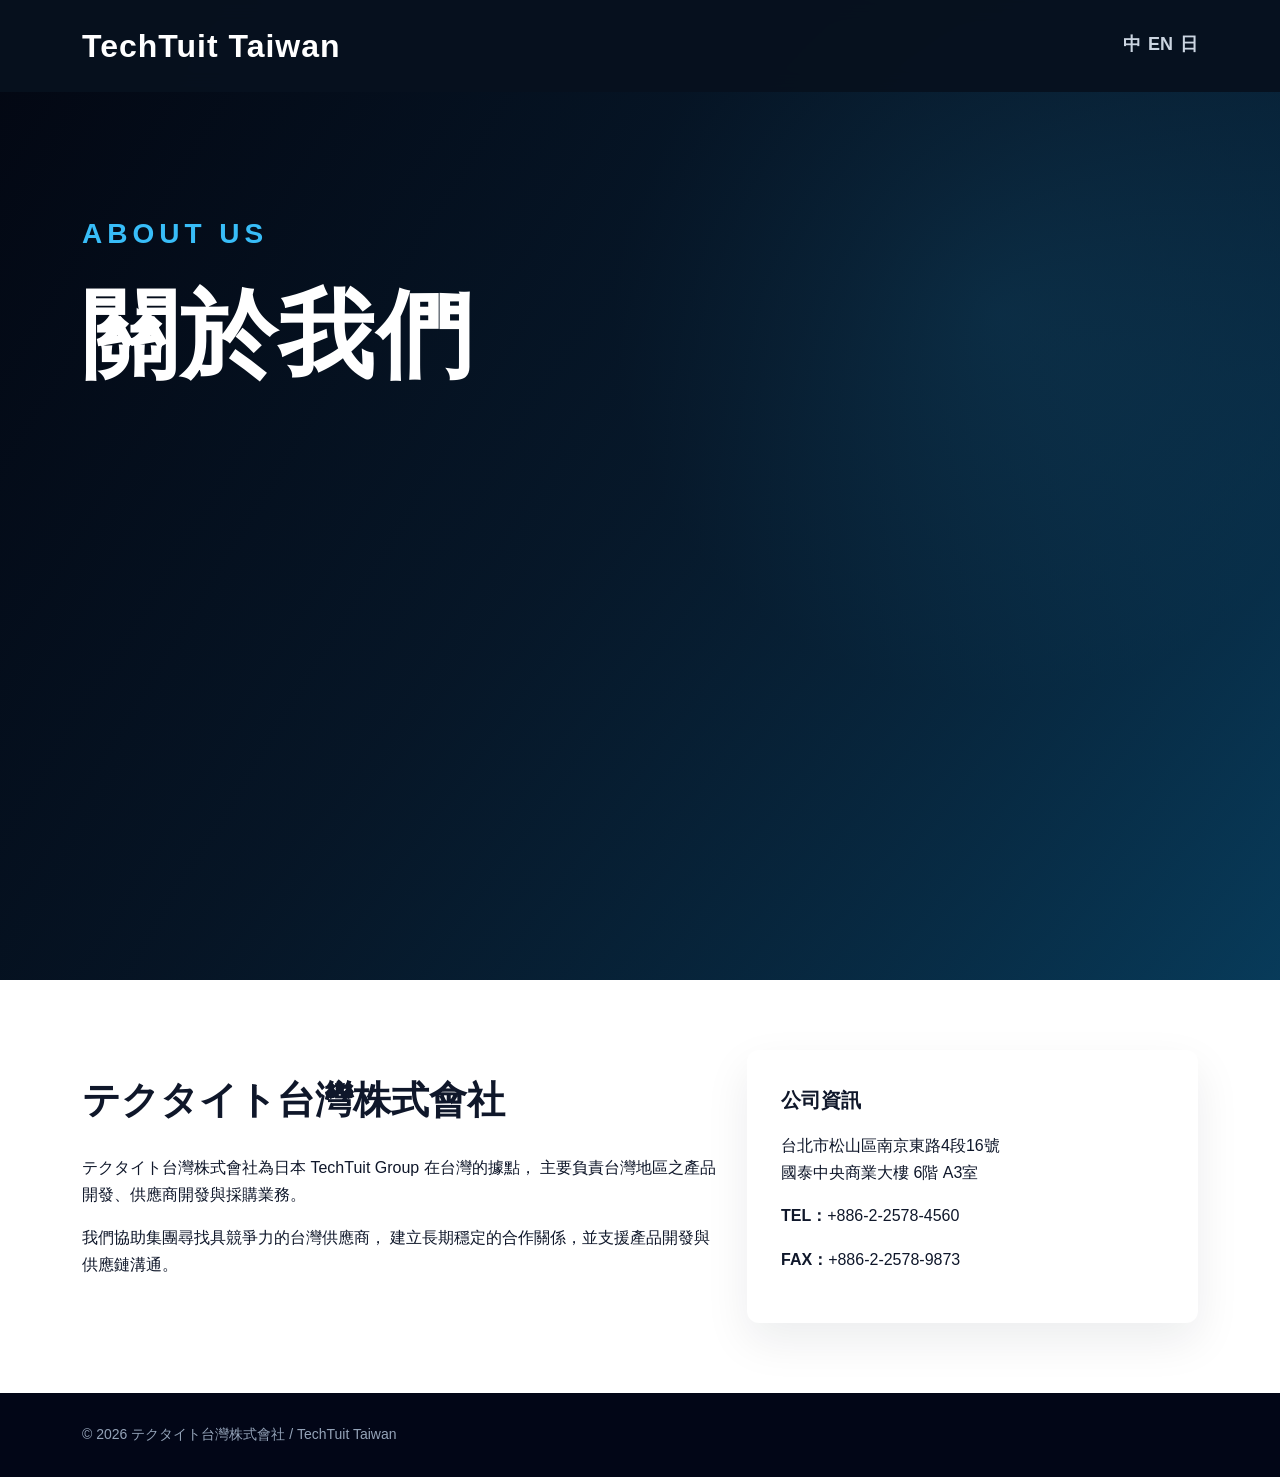
<file: zh/about.html>
<!doctype html>
<html lang="zh-Hant">
<head>
  <meta charset="utf-8">
  <meta name="viewport" content="width=device-width, initial-scale=1">
  <title>關於我們｜TechTuit Taiwan</title>

  <link href="https://cdn.jsdelivr.net/npm/bootstrap@5.3.3/dist/css/bootstrap.min.css" rel="stylesheet">
  <link href="../style.css" rel="stylesheet">
</head>

<body>

<nav class="navbar navbar-expand-lg navbar-dark fixed-top">
  <div class="container">
    <a class="navbar-brand fw-bold" href="../index.html">TechTuit Taiwan</a>

    <div class="ms-auto lang-switch">
      <a href="../index.html">中</a>
      <a href="../en/about.html">EN</a>
      <a href="../jp/about.html">日</a>
    </div>
  </div>
</nav>

<section class="hero inner-hero">
  <div class="container">
    <p class="eyebrow">About Us</p>
    <h1>關於我們</h1>
  </div>
</section>

<section class="section">
  <div class="container">
    <div class="row align-items-center g-4">
      <div class="col-lg-7">
        <h2>テクタイト台灣株式會社</h2>
        <p>
          テクタイト台灣株式會社為日本 TechTuit Group 在台灣的據點，
          主要負責台灣地區之產品開發、供應商開發與採購業務。
        </p>
        <p>
          我們協助集團尋找具競爭力的台灣供應商，
          建立長期穩定的合作關係，並支援產品開發與供應鏈溝通。
        </p>
      </div>

      <div class="col-lg-5">
        <div class="info-card">
          <h5>公司資訊</h5>
          <p>台北市松山區南京東路4段16號<br>國泰中央商業大樓 6階 A3室</p>
          <p><strong>TEL：</strong>+886-2-2578-4560</p>
          <p><strong>FAX：</strong>+886-2-2578-9873</p>
        </div>
      </div>
    </div>
  </div>
</section>

<footer>
  <div class="container">© 2026 テクタイト台灣株式會社 / TechTuit Taiwan</div>
</footer>

</body>
</html>
</file>
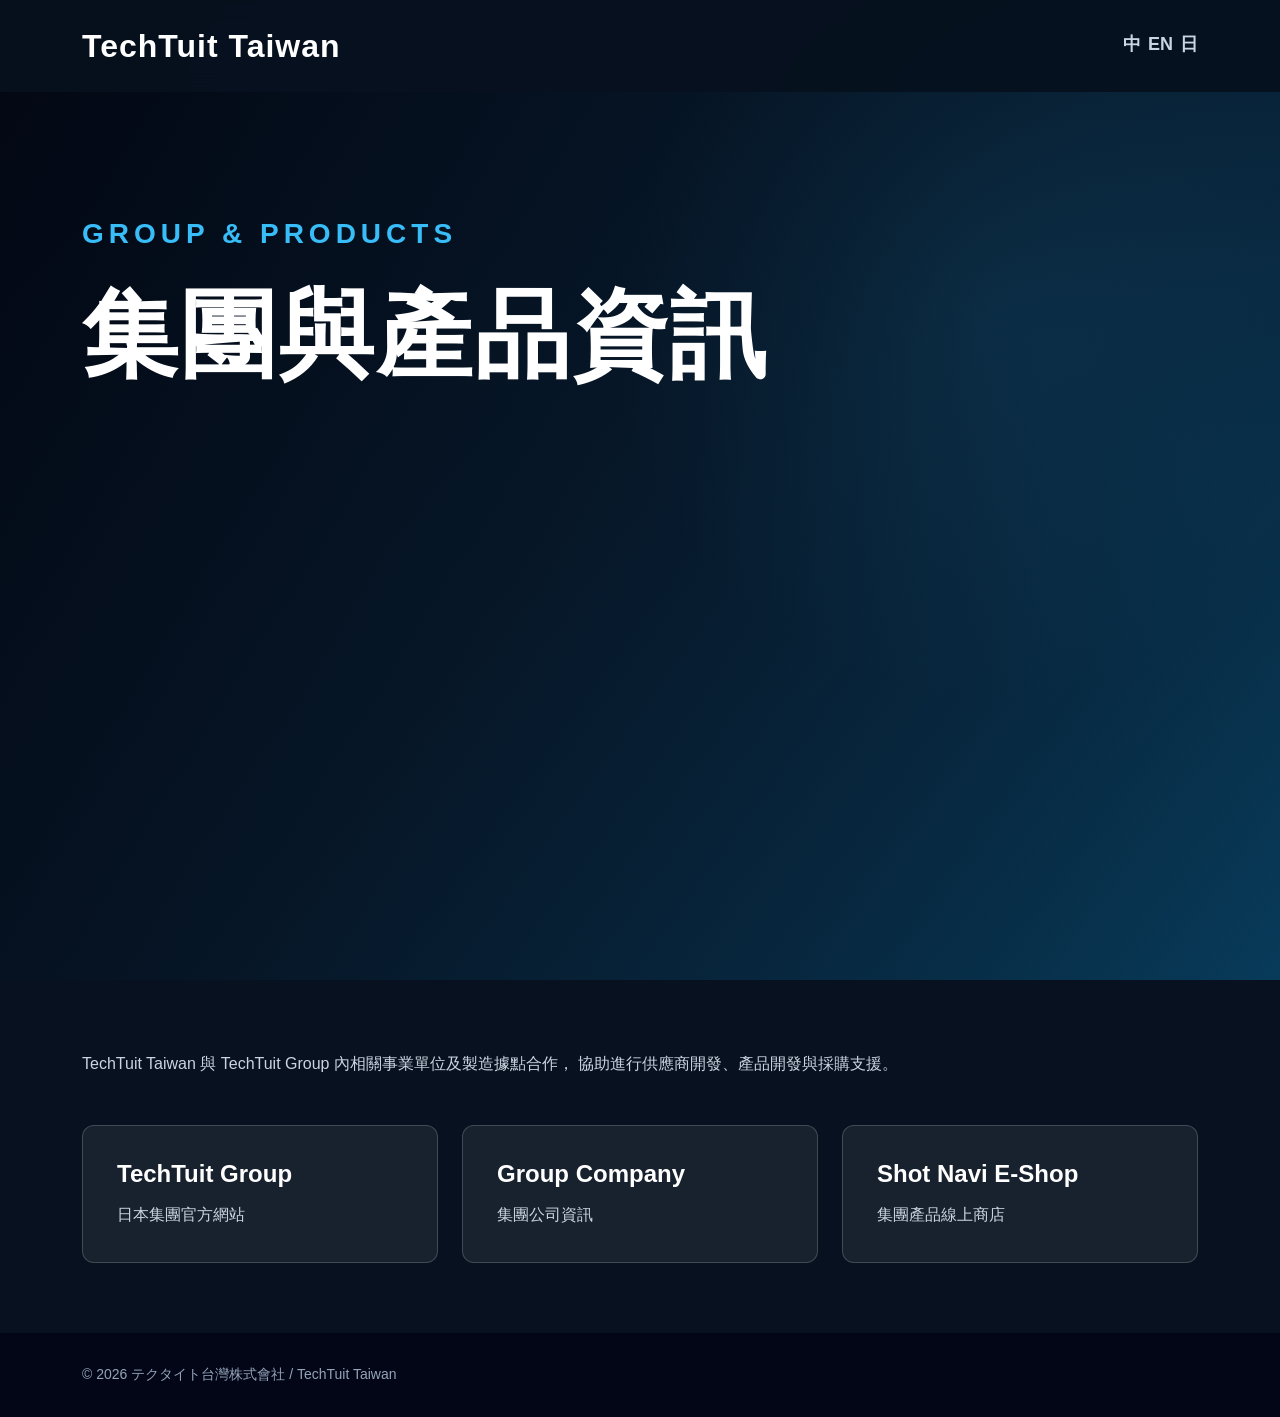
<file: zh/group.html>
<!doctype html>
<html lang="zh-Hant">
<head>
  <meta charset="utf-8">
  <meta name="viewport" content="width=device-width, initial-scale=1">
  <title>集團與產品｜TechTuit Taiwan</title>

  <link href="https://cdn.jsdelivr.net/npm/bootstrap@5.3.3/dist/css/bootstrap.min.css" rel="stylesheet">
  <link href="../style.css" rel="stylesheet">
</head>

<body>

<nav class="navbar navbar-expand-lg navbar-dark fixed-top">
  <div class="container">
    <a class="navbar-brand fw-bold" href="../index.html">TechTuit Taiwan</a>

    <div class="ms-auto lang-switch">
      <a href="../zh/group.html">中</a>
      <a href="../en/group.html">EN</a>
      <a href="../jp/group.html">日</a>
    </div>
  </div>
</nav>

<section class="hero inner-hero">
  <div class="container">
    <p class="eyebrow">Group & Products</p>
    <h1>集團與產品資訊</h1>
  </div>
</section>

<section class="section section-dark">
  <div class="container">
    <p>
      TechTuit Taiwan 與 TechTuit Group 內相關事業單位及製造據點合作，
      協助進行供應商開發、產品開發與採購支援。
    </p>

    <div class="row g-4 mt-4">
      <div class="col-md-4">
        <a class="link-card" href="https://www.techtuit.co.jp/" target="_blank">
          <h4>TechTuit Group</h4>
          <p>日本集團官方網站</p>
        </a>
      </div>

      <div class="col-md-4">
        <a class="link-card" href="https://www.techtuit.co.jp/abouttechtuit/group/" target="_blank">
          <h4>Group Company</h4>
          <p>集團公司資訊</p>
        </a>
      </div>

      <div class="col-md-4">
        <a class="link-card" href="https://online-shop.shotnavi.jp/" target="_blank">
          <h4>Shot Navi E-Shop</h4>
          <p>集團產品線上商店</p>
        </a>
      </div>
    </div>
  </div>
</section>

<footer>
  <div class="container">© 2026 テクタイト台灣株式會社 / TechTuit Taiwan</div>
</footer>

</body>
</html>
</file>
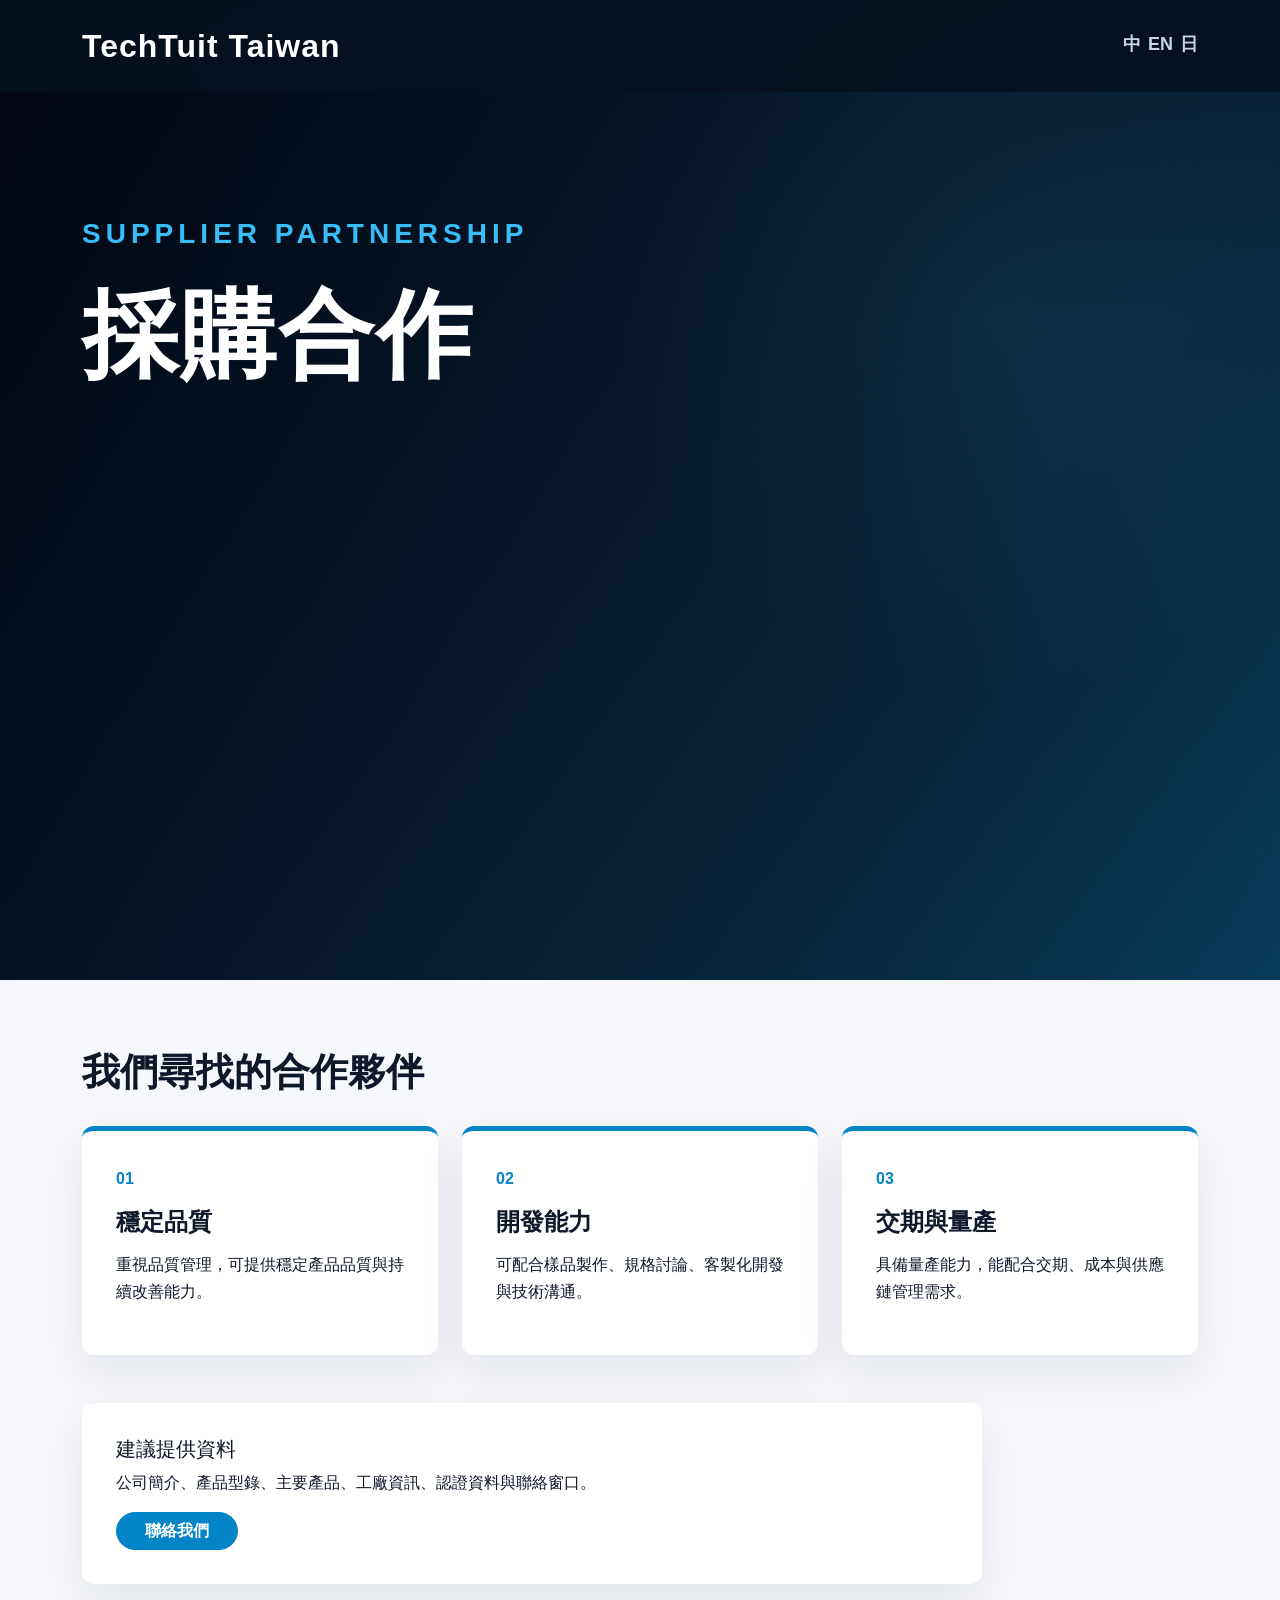
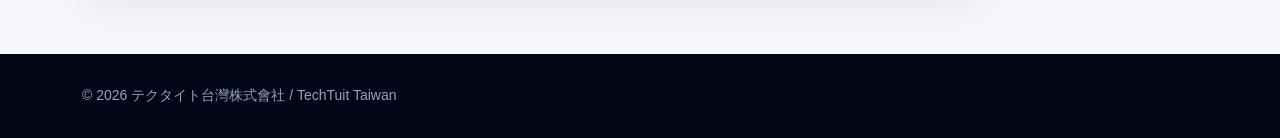
<file: zh/supplier.html>
<!doctype html>
<html lang="zh-Hant">
<head>
  <meta charset="utf-8">
  <meta name="viewport" content="width=device-width, initial-scale=1">
  <title>採購合作｜TechTuit Taiwan</title>

  <link href="https://cdn.jsdelivr.net/npm/bootstrap@5.3.3/dist/css/bootstrap.min.css" rel="stylesheet">
  <link href="../style.css" rel="stylesheet">
</head>

<body>

<nav class="navbar navbar-expand-lg navbar-dark fixed-top">
  <div class="container">
    <a class="navbar-brand fw-bold" href="../index.html">TechTuit Taiwan</a>

    <div class="ms-auto lang-switch">
      <a href="../zh/supplier.html">中</a>
      <a href="../en/supplier.html">EN</a>
      <a href="../jp/supplier.html">日</a>
    </div>
  </div>
</nav>

<section class="hero inner-hero">
  <div class="container">
    <p class="eyebrow">Supplier Partnership</p>
    <h1>採購合作</h1>
  </div>
</section>

<section class="section section-light">
  <div class="container">
    <h2>我們尋找的合作夥伴</h2>

    <div class="row g-4">
      <div class="col-md-4">
        <div class="card-box">
          <span>01</span>
          <h4>穩定品質</h4>
          <p>重視品質管理，可提供穩定產品品質與持續改善能力。</p>
        </div>
      </div>

      <div class="col-md-4">
        <div class="card-box">
          <span>02</span>
          <h4>開發能力</h4>
          <p>可配合樣品製作、規格討論、客製化開發與技術溝通。</p>
        </div>
      </div>

      <div class="col-md-4">
        <div class="card-box">
          <span>03</span>
          <h4>交期與量產</h4>
          <p>具備量產能力，能配合交期、成本與供應鏈管理需求。</p>
        </div>
      </div>
    </div>

    <div class="contact-box mt-5">
      <h5>建議提供資料</h5>
      <p>公司簡介、產品型錄、主要產品、工廠資訊、認證資料與聯絡窗口。</p>
      <a href="contact.html" class="btn btn-primary">聯絡我們</a>
    </div>
  </div>
</section>

<footer>
  <div class="container">© 2026 テクタイト台灣株式會社 / TechTuit Taiwan</div>
</footer>

</body>
</html>
</file>
<file: style.css>
:root {
  --navy: #07111f;
  --navy-dark: #020617;
  --blue: #0284c7;
  --sky: #38bdf8;
  --light: #f5f7fb;
  --text: #0f172a;
  --gray: #64748b;
}

* {
  box-sizing: border-box;
}

body {
  margin: 0;
  font-family: "Noto Sans TC", "Segoe UI", Arial, sans-serif;
  color: var(--text);
  background: #fff;
  line-height: 1.7;
}

/* NAVBAR */
.navbar {
  min-height: 92px;
  background: rgba(7, 17, 31, 0.96) !important;
  backdrop-filter: blur(10px);
}

.navbar-brand {
  font-size: 2rem;
  font-weight: 900 !important;
  letter-spacing: 1px;
  white-space: nowrap;
  color: #fff !important;
}

.navbar-brand span {
  color: #2ea8ff;
}

.nav-link {
  color: #cbd5e1 !important;
  font-size: 18px;
  font-weight: 700;
  margin-left: 18px;
}

.nav-link:hover {
  color: var(--sky) !important;
}

/* LANGUAGE SWITCH */
.lang-switch {
  display: inline-flex;
  align-items: center;
  gap: 7px;
  color: rgba(255, 255, 255, .45);
}

.lang-switch a {
  color: #cbd5e1;
  text-decoration: none;
  font-size: 18px;
  font-weight: 800;
  padding-bottom: 3px;
}

.lang-switch a:hover {
  color: var(--sky);
}

.lang-switch a.active {
  color: #fff;
  border-bottom: 3px solid var(--sky);
}

/* HERO */
.hero {
  position: relative;
  overflow: hidden;
  min-height: 980px;
  padding: 210px 0 120px;
  color: #fff;
  background:
    linear-gradient(120deg, rgba(3, 7, 18, .96), rgba(8, 47, 73, .72)),
    radial-gradient(circle at 78% 32%, rgba(56, 189, 248, .48), transparent 32%),
    linear-gradient(135deg, #020617, #0f172a 50%, #075985);
}

.hero-wrapper {
  position: relative;
}

.hero-content {
  position: relative;
  z-index: 2;
  max-width: 660px;
}

.hero-image {
  position: absolute;
  right: 0;
  top: 180px;
  transform: translateY(-50%);
  width:  min(46vw, 720px);
  max-width: 720px;
  opacity: .5;
  z-index: 1;
  pointer-events: none;
}

.hero-image img {
  width: 100%;
  height: auto;
  display: block;
  object-fit: contain;
}

.eyebrow,
.section-label {
  color: var(--sky);
  font-size: 28px;
  font-weight: 900;
  letter-spacing: 5px;
  text-transform: uppercase;
  margin-bottom: 28px;
}

.hero h1 {
  max-width: 900px;
  font-size: clamp(76px, 7.5vw, 132px);
  font-weight: 900;
  line-height: 1.03;
  letter-spacing: 2px;
  margin-bottom: 34px;
}

.hero .lead {
  max-width: 680px;
  color: #dbeafe;
  font-size: 25px;
  line-height: 2;
  font-weight: 500;
}

.hero .btn-primary {
  margin-top: 28px !important;
  font-size: 21px;
  padding: 16px 44px;
  letter-spacing: 1px;
}

/* SECTIONS */
.section {
  padding: 70px 0;
}

.section-light {
  background: var(--light);
}

.section-dark {
  background: var(--navy);
  color: #fff;
}

.section-dark p {
  color: #cbd5e1;
}

.section h2 {
  font-size: 38px;
  font-weight: 800;
  margin-bottom: 30px;
}

/* CARDS */
.info-card,
.contact-box {
  background: #fff;
  border-radius: 12px;
  padding: 34px;
  box-shadow: 0 18px 45px rgba(15, 23, 42, .08);
}

.info-card h5 {
  line-height: 1.6;
  margin-bottom: 16px;
  font-size: 20px;
  font-weight: 700;
}

.address-info {
  margin-bottom: 10px;
  line-height: 1.7;
}

.contact-info {
  margin-bottom: 0;
  line-height: 1.6;
}

.card-box {
  height: 100%;
  padding: 34px;
  background: #fff;
  border-radius: 12px;
  border-top: 5px solid var(--blue);
  box-shadow: 0 18px 45px rgba(15, 23, 42, .08);
  transition: .25s;
}

.card-box:hover {
  transform: translateY(-6px);
  box-shadow: 0 24px 60px rgba(15, 23, 42, .14);
}

.card-box span {
  display: block;
  color: var(--blue);
  font-weight: 800;
  margin-bottom: 16px;
}

.card-box h4 {
  font-weight: 800;
  margin-bottom: 14px;
}

/* LINK CARDS */
.link-card {
  display: block;
  height: 100%;
  padding: 34px;
  border: 1px solid rgba(255, 255, 255, .18);
  border-radius: 12px;
  color: #fff;
  text-decoration: none;
  background: rgba(255, 255, 255, .07);
  transition: .25s;
}

.link-card:hover {
  color: #fff;
  background: rgba(56, 189, 248, .16);
  transform: translateY(-6px);
}

.link-card h4 {
  font-weight: 800;
  margin-bottom: 12px;
}

.link-card p {
  margin-bottom: 0;
}

/* CONTACT */
.contact-box {
  max-width: 900px;
}

.form-control {
  border-radius: 8px;
  padding: 13px 15px;
  border: 1px solid #dbe3ef;
}

.form-control:focus {
  border-color: var(--blue);
  box-shadow: 0 0 0 .2rem rgba(2, 132, 199, .15);
}

/* BUTTON */
.btn-primary {
  background: var(--blue);
  border-color: var(--blue);
  border-radius: 999px;
  padding-left: 28px;
  padding-right: 28px;
  font-weight: 800;
}

.btn-primary:hover {
  background: #0369a1;
  border-color: #0369a1;
}

/* FOOTER */
footer {
  padding: 30px 0;
  background: var(--navy-dark);
  color: #94a3b8;
  font-size: 14px;
}

/* TOP BUTTON */
#topBtn {
  display: none;
  position: fixed;
  right: 22px;
  bottom: 22px;
  width: 46px;
  height: 46px;
  border: none;
  border-radius: 50%;
  background: var(--blue);
  color: white;
  font-size: 20px;
  z-index: 999;
}

#topBtn:hover {
  background: #0369a1;
}

/* TABLET */
@media (max-width: 991px) {
  .navbar {
    min-height: 78px;
  }

  .navbar-brand {
    font-size: 1.8rem;
  }

  .navbar-collapse {
    padding: 18px 0 12px;
  }

  .nav-link {
    font-size: 16px;
    padding: 10px 0 !important;
    margin-left: 0;
  }

  .lang-switch {
    padding-top: 10px;
  }

  .hero {
    min-height: auto;
    padding: 150px 0 90px;
  }

  .hero h1 {
    font-size: 68px;
  }

  .hero .lead {
    font-size: 20px;
  }

  .hero-image {
    right: 0;
    top: 50%;
    transform: translateY(-50%);
    width:min(48vw, 620px);
    opacity: .35;
  }
}
/* MOBILE */
@media (max-width: 768px) {

  .navbar {
    min-height: 72px;
  }

  .navbar-toggler {
    border: 1px solid rgba(255,255,255,.3);
    padding: 8px 10px;
  }

  .navbar-toggler:focus {
    box-shadow: none;
  }

  .navbar-collapse {
    position: fixed;
    top: 72px;
    left: 0;
    width: 80%;
    max-width: 360px;
    height: calc(100vh - 72px);
    background: #07111f;
    padding: 30px;
    z-index: 9999;
    transform: translateX(-100%);
    transition: transform .3s ease;
    overflow-y: auto;
  }

  .navbar-collapse.show {
    transform: translateX(0);
  }

  .navbar-nav {
    align-items: flex-start !important;
  }

  .nav-link {
    display: block;
    font-size: 24px;
    font-weight: 800;
    margin: 12px 0;
    color: #fff !important;
  }

  .lang-switch {
    margin-top: 25px;
    padding-top: 20px;
    border-top: 1px solid rgba(255,255,255,.15);
  }

  .lang-switch a {
    font-size: 20px;
  }

  .navbar-brand {
    font-size: 1.45rem;
  }

  .hero {
    padding: 130px 0 70px;
  }

  .hero-content {
    max-width: 100%;
  }

  .hero h1 {
    font-size: 52px;
    line-height: 1.12;
    margin-bottom: 22px;
  }

  .hero .lead {
    font-size: 17px;
    line-height: 1.9;
    max-width: 100%;
  }

  .eyebrow,
  .section-label {
    font-size: 15px;
    letter-spacing: 3px;
  }

  .hero-image {
    position: relative;
    right: auto;
    top: auto;
    transform: none;
    width: 115%;
    margin-left: -8%;
    margin-top: 36px;
    opacity: .38;
  }

  .section {
    padding: 64px 0;
  }

  .section h2 {
    font-size: 30px;
    margin-bottom: 22px;
  }

  .card-box,
  .info-card,
  .contact-box,
  .link-card {
    padding: 24px;
    border-radius: 14px;
  }

  .card-box h4,
  .link-card h4 {
    font-size: 20px;
  }
}
</file>
